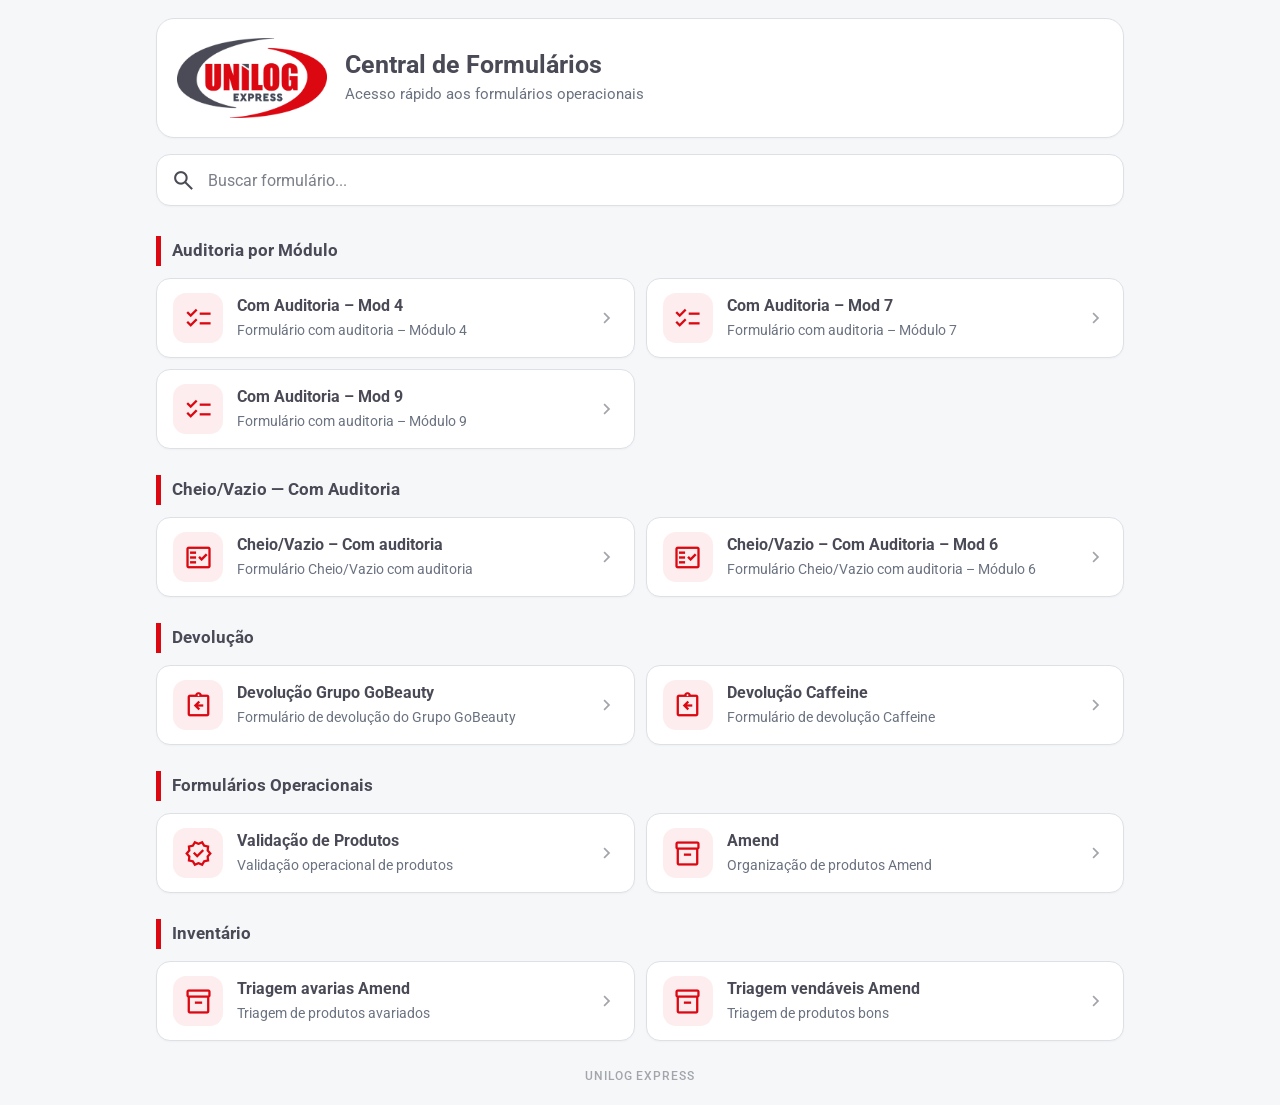
<file: index.html>
<!DOCTYPE html>
<html lang="pt-BR">

<head>
  <meta charset="UTF-8">

  <meta
    name="viewport"
    content="width=device-width, initial-scale=1.0, viewport-fit=cover"
  >

  <meta
    name="theme-color"
    content="#494a56"
  >

  <!-- Evita manter uma versão antiga da página em cache em Safari/WebViews -->
  <meta http-equiv="Cache-Control" content="no-cache, no-store, must-revalidate">
  <meta http-equiv="Pragma" content="no-cache">
  <meta http-equiv="Expires" content="0">

  <title>Central de Formulários | Unilog Express</title>

  <!-- Roboto -->
  <link
    rel="preconnect"
    href="https://fonts.googleapis.com"
  >

  <link
    rel="preconnect"
    href="https://fonts.gstatic.com"
    crossorigin
  >

  <link
    href="https://fonts.googleapis.com/css2?family=Roboto:wght@300;400;500;700&display=swap"
    rel="stylesheet"
  >

  <!-- Google Material Symbols -->
  <link
    rel="stylesheet"
    href="https://fonts.googleapis.com/css2?family=Material+Symbols+Outlined"
  >

  <!-- CSS -->
  <link
    rel="stylesheet"
    href="style.css?v=20260814-6"
  >
</head>

<body>

  <main class="app">

    <!-- CABEÇALHO -->
    <header class="header">

      <div class="logo-container">
        <img
          src="assets/logo-unilog.png"
          alt="Unilog Express"
          class="logo"
        >
      </div>

      <div class="header-text">
        <h1>Central de Formulários</h1>

        <p>
          Acesso rápido aos formulários operacionais
        </p>
      </div>

    </header>


    <!-- BUSCA -->
    <section
      class="search-section"
      aria-label="Pesquisa de formulários"
    >

      <div class="search-box">

        <span
          class="material-symbols-outlined search-icon"
          aria-hidden="true"
        >
          search
        </span>

        <input
          type="search"
          id="searchInput"
          placeholder="Buscar formulário..."
          autocomplete="off"
          aria-label="Buscar formulário"
        >

        <button
          type="button"
          id="clearSearch"
          class="clear-search"
          aria-label="Limpar pesquisa"
          title="Limpar pesquisa"
        >
          <span class="material-symbols-outlined">
            close
          </span>
        </button>

      </div>

    </section>


    <!-- CATÁLOGO -->
    <section
      id="catalogo"
      class="catalogo"
      aria-live="polite"
    >

      <div class="estado">
        Carregando formulários...
      </div>

    </section>


    <!-- RODAPÉ -->
    <footer class="footer">
      <span>UNILOG EXPRESS</span>
    </footer>

  </main>


  <!-- APLICAÇÃO -->
  <script src="app.js?v=20260814-7"></script>

</body>

</html>
</file>
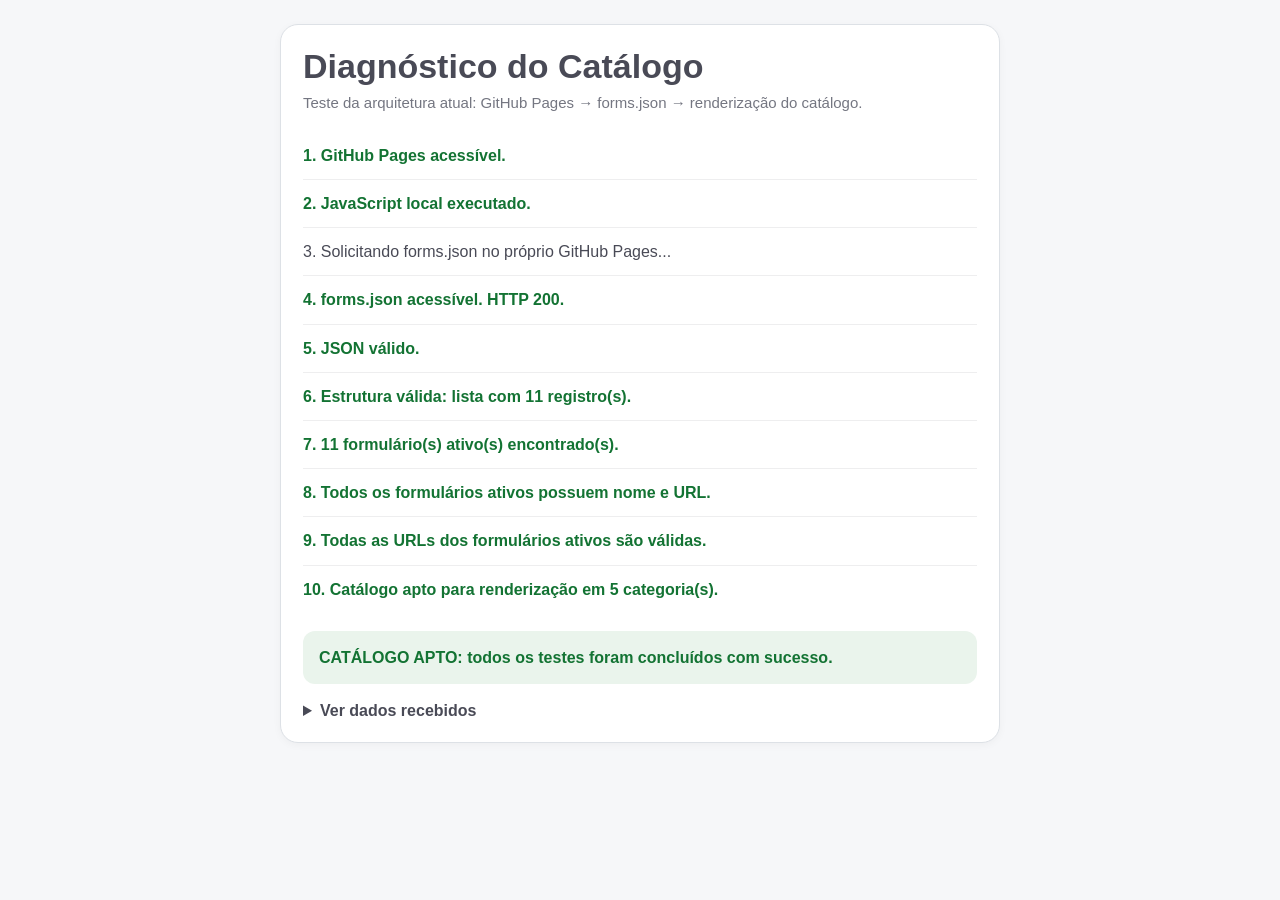
<file: diagnostico.html>
<!DOCTYPE html>
<html lang="pt-BR">
<head>
  <meta charset="UTF-8">
  <meta name="viewport" content="width=device-width, initial-scale=1.0, viewport-fit=cover">
  <meta name="theme-color" content="#494a56">
  <title>Diagnóstico do Catálogo | Unilog Express</title>

  <style>
    :root {
      --cinza: #494a56;
      --vermelho: #db0812;
      --fundo: #f6f7f9;
      --borda: #dde1e6;
      --ok: #137333;
      --aviso: #9a6700;
      --erro: #b3261e;
    }

    * {
      box-sizing: border-box;
    }

    html,
    body {
      margin: 0;
      width: 100%;
      min-height: 100%;
      background: var(--fundo);
      color: var(--cinza);
      font-family: Arial, Helvetica, sans-serif;
    }

    body {
      min-height: 100vh;
      min-height: 100dvh;
      padding: 24px max(16px, env(safe-area-inset-right)) 32px max(16px, env(safe-area-inset-left));
    }

    .box {
      width: 100%;
      max-width: 720px;
      margin: 0 auto;
      background: #fff;
      border: 1px solid var(--borda);
      border-radius: 18px;
      padding: 22px;
      box-shadow: 0 2px 8px rgba(0, 0, 0, 0.04);
    }

    h1 {
      margin: 0 0 6px;
      font-size: clamp(24px, 5vw, 34px);
      line-height: 1.15;
    }

    .subtitulo {
      margin: 0 0 18px;
      color: #747681;
      font-size: 15px;
      line-height: 1.45;
    }

    .linha {
      padding: 12px 0;
      border-bottom: 1px solid #eeeeef;
      word-break: break-word;
      font-size: 16px;
      line-height: 1.45;
    }

    .linha:last-child {
      border-bottom: 0;
    }

    .ok {
      color: var(--ok);
      font-weight: 700;
    }

    .aviso {
      color: var(--aviso);
      font-weight: 700;
    }

    .erro {
      color: var(--erro);
      font-weight: 700;
    }

    .resultado-final {
      margin-top: 18px;
      padding: 15px 16px;
      border-radius: 12px;
      font-weight: 700;
      line-height: 1.45;
    }

    .resultado-final.ok {
      background: #eaf4ec;
    }

    .resultado-final.erro {
      background: #fcebea;
    }

    details {
      margin-top: 18px;
    }

    summary {
      cursor: pointer;
      font-weight: 700;
    }

    pre {
      margin: 12px 0 0;
      white-space: pre-wrap;
      word-break: break-word;
      background: #f3f4f6;
      padding: 12px;
      border-radius: 10px;
      font-size: 12px;
      line-height: 1.4;
      overflow: auto;
    }
  </style>
</head>

<body>
  <main class="box">
    <h1>Diagnóstico do Catálogo</h1>
    <p class="subtitulo">
      Teste da arquitetura atual: GitHub Pages → forms.json → renderização do catálogo.
    </p>

    <div id="status"></div>
    <div id="final"></div>
    <div id="detalhes"></div>
  </main>

  <script>
    (function () {
      var statusEl = document.getElementById("status");
      var finalEl = document.getElementById("final");
      var detalhesEl = document.getElementById("detalhes");
      var erros = 0;
      var avisos = 0;

      function registrar(texto, classe) {
        var div = document.createElement("div");
        div.className = "linha" + (classe ? " " + classe : "");
        div.textContent = texto;
        statusEl.appendChild(div);
      }

      function falhar(texto) {
        erros += 1;
        registrar(texto, "erro");
      }

      function avisar(texto) {
        avisos += 1;
        registrar(texto, "aviso");
      }

      function sucesso(texto) {
        registrar(texto, "ok");
      }

      function urlValida(url) {
        try {
          var endereco = new URL(String(url || ""));
          return endereco.protocol === "https:" || endereco.protocol === "http:";
        } catch (erro) {
          return false;
        }
      }

      function finalizar() {
        var div = document.createElement("div");

        if (erros === 0) {
          div.className = "resultado-final ok";
          div.textContent = avisos === 0
            ? "CATÁLOGO APTO: todos os testes foram concluídos com sucesso."
            : "CATÁLOGO APTO: não foram encontrados erros. Há " + avisos + " aviso(s) para revisão.";
        } else {
          div.className = "resultado-final erro";
          div.textContent = "CATÁLOGO COM FALHA: foram encontrados " + erros + " erro(s).";
        }

        finalEl.innerHTML = "";
        finalEl.appendChild(div);
      }

      sucesso("1. GitHub Pages acessível.");
      sucesso("2. JavaScript local executado.");

      var xhr = new XMLHttpRequest();
      var url = "forms.json?t=" + new Date().getTime();

      registrar("3. Solicitando forms.json no próprio GitHub Pages...");

      xhr.open("GET", url, true);
      xhr.timeout = 12000;

      xhr.onreadystatechange = function () {
        if (xhr.readyState !== 4) {
          return;
        }

        if (xhr.status < 200 || xhr.status >= 300) {
          falhar("4. Não foi possível acessar forms.json. HTTP " + xhr.status + ".");
          finalizar();
          return;
        }

        sucesso("4. forms.json acessível. HTTP " + xhr.status + ".");

        var dados;

        try {
          dados = JSON.parse(xhr.responseText);
          sucesso("5. JSON válido.");
        } catch (erro) {
          falhar("5. forms.json contém JSON inválido: " + erro.message);
          finalizar();
          return;
        }

        if (!Array.isArray(dados)) {
          falhar("6. A raiz do forms.json não é uma lista.");
          finalizar();
          return;
        }

        sucesso("6. Estrutura válida: lista com " + dados.length + " registro(s).");

        var ativos = dados.filter(function (item) {
          return item && item.ativo !== false;
        });

        if (ativos.length === 0) {
          avisar("7. Nenhum formulário ativo foi encontrado.");
        } else {
          sucesso("7. " + ativos.length + " formulário(s) ativo(s) encontrado(s).");
        }

        var incompletos = [];
        var urlsInvalidas = [];

        ativos.forEach(function (item, indice) {
          var identificador = item && (item.nome || item.id || ("registro " + (indice + 1)));

          if (!item || !String(item.nome || "").trim() || !String(item.url || "").trim()) {
            incompletos.push(identificador);
          }

          if (item && item.url && !urlValida(item.url)) {
            urlsInvalidas.push(identificador);
          }
        });

        if (incompletos.length === 0) {
          sucesso("8. Todos os formulários ativos possuem nome e URL.");
        } else {
          falhar("8. Registro(s) incompleto(s): " + incompletos.join(", ") + ".");
        }

        if (urlsInvalidas.length === 0) {
          sucesso("9. Todas as URLs dos formulários ativos são válidas.");
        } else {
          falhar("9. URL(s) inválida(s): " + urlsInvalidas.join(", ") + ".");
        }

        var categorias = {};
        ativos.forEach(function (item) {
          var categoria = String((item && item.categoria) || "Outros").trim() || "Outros";
          categorias[categoria] = true;
        });

        sucesso("10. Catálogo apto para renderização em " + Object.keys(categorias).length + " categoria(s).");

        var details = document.createElement("details");
        var summary = document.createElement("summary");
        var pre = document.createElement("pre");

        summary.textContent = "Ver dados recebidos";
        pre.textContent = JSON.stringify(dados, null, 2);

        details.appendChild(summary);
        details.appendChild(pre);
        detalhesEl.appendChild(details);

        finalizar();
      };

      xhr.onerror = function () {
        falhar("4. O navegador não conseguiu carregar forms.json.");
        finalizar();
      };

      xhr.ontimeout = function () {
        falhar("4. Tempo limite de 12 segundos ao carregar forms.json.");
        finalizar();
      };

      xhr.send();
    })();
  </script>
</body>
</html>
</file>
<file: style.css>
/* =========================================================
   CENTRAL DE FORMULÁRIOS - UNILOG EXPRESS
   ========================================================= */

:root {
  --unilog-cinza: #494a56;
  --unilog-vermelho: #db0812;
  --unilog-azul: #accfcc;
  --unilog-castanho: #b8ad9c;
  --unilog-amarelo: #f2d750;

  --cor-fundo: #f6f7f9;
  --cor-branco: #ffffff;
  --cor-texto: #494a56;
  --cor-texto-secundario: #6b7280;
  --cor-borda: #dde1e6;
  --cor-hover: #fff4f4;

  --sombra-leve: 0 1px 2px rgba(0, 0, 0, 0.03);
  --raio-grande: 18px;
  --raio-medio: 14px;
  --raio-pequeno: 10px;
}

/* =========================================================
   RESET / BASE
   ========================================================= */

* {
  box-sizing: border-box;
}

html {
  width: 100%;
  min-height: 100%;
  -webkit-text-size-adjust: 100%;
}

body {
  margin: 0;
  width: 100%;
  min-height: 100vh;
  min-height: 100dvh;

  font-family: "Roboto", Verdana, Arial, sans-serif;
  background: var(--cor-fundo);
  color: var(--cor-texto);
}

img,
svg {
  max-width: 100%;
}

/* =========================================================
   APLICAÇÃO
   ========================================================= */

.app {
  width: 100%;
  max-width: 1000px;
  min-height: 100vh;
  min-height: 100dvh;

  margin: 0 auto;
  padding: 18px 16px 18px;

  display: flex;
  flex-direction: column;
}

/* =========================================================
   CABEÇALHO
   ========================================================= */

.header {
  display: flex;
  align-items: center;
  gap: 18px;

  min-height: 120px;
  padding: 18px 20px;

  background: var(--cor-branco);
  border: 1px solid var(--cor-borda);
  border-radius: var(--raio-grande);
  box-shadow: var(--sombra-leve);
}

.logo-container {
  flex-shrink: 0;
  display: flex;
  align-items: center;
  justify-content: center;
}

.logo {
  display: block;
  width: 150px;
  height: auto;
  object-fit: contain;
}

.header-text {
  min-width: 0;
}

.header-text h1 {
  margin: 0;
  font-size: 1.55rem;
  line-height: 1.2;
  font-weight: 700;
  color: var(--unilog-cinza);
}

.header-text p {
  margin: 4px 0 0;
  font-size: 0.95rem;
  line-height: 1.4;
  font-weight: 400;
  color: var(--cor-texto-secundario);
}

/* =========================================================
   PESQUISA
   ========================================================= */

.search-section {
  margin-top: 16px;
}

.search-box {
  display: flex;
  align-items: center;
  width: 100%;
  min-height: 52px;
  padding: 0 14px;

  background: var(--cor-branco);
  border: 1px solid var(--cor-borda);
  border-radius: var(--raio-medio);
  box-shadow: var(--sombra-leve);

  transition:
    border-color 0.15s ease,
    box-shadow 0.15s ease;
}

.search-box:focus-within {
  border-color: var(--unilog-cinza);
  box-shadow: 0 0 0 3px rgba(73, 74, 86, 0.08);
}

.search-icon {
  flex-shrink: 0;
  font-size: 25px;
  color: var(--unilog-cinza);
}

.search-box input {
  flex: 1;
  width: 100%;
  min-width: 0;
  padding: 14px 12px;

  border: none;
  outline: none;
  background: transparent;

  color: var(--cor-texto);
  font-family: inherit;
  font-size: 1rem;
}

.search-box input::placeholder {
  color: #7b7f89;
}

.clear-search {
  display: none;
  align-items: center;
  justify-content: center;

  width: 38px;
  height: 38px;
  padding: 0;

  border: none;
  border-radius: 50%;
  background: transparent;

  color: var(--cor-texto-secundario);
  cursor: pointer;
}

.clear-search.visible {
  display: flex;
}

.clear-search:hover {
  background: #f0f1f3;
}

.clear-search .material-symbols-outlined {
  font-size: 21px;
}

/* =========================================================
   CATÁLOGO
   ========================================================= */

.catalogo {
  display: flex;
  flex-direction: column;
  gap: 26px;
  margin-top: 30px;
  width: 100%;
}

/* =========================================================
   CATEGORIA
   ========================================================= */

.categoria {
  display: flex;
  flex-direction: column;
  gap: 12px;
  width: 100%;
}

.categoria-titulo {
  display: flex;
  align-items: center;
  min-height: 30px;
  padding-left: 11px;

  border-left: 5px solid var(--unilog-vermelho);
  color: var(--unilog-cinza);

  font-size: 1.08rem;
  font-weight: 700;
  line-height: 1.25;
}

/* =========================================================
   CARDS
   ========================================================= */

.cards {
  display: grid;
  grid-template-columns: minmax(0, 1fr);
  gap: 11px;
  width: 100%;
}

.card {
  display: flex;
  align-items: center;
  gap: 14px;

  width: 100%;
  min-width: 0;
  min-height: 78px;
  padding: 14px 16px;

  background: var(--cor-branco);
  border: 1px solid var(--cor-borda);
  border-radius: var(--raio-medio);
  box-shadow: var(--sombra-leve);

  color: inherit;
  text-decoration: none;
  cursor: pointer;

  transition:
    border-color 0.15s ease,
    background-color 0.15s ease,
    transform 0.15s ease;
}

.card:hover {
  border-color: var(--unilog-vermelho);
  background: var(--cor-hover);
}

.card:active {
  transform: scale(0.99);
}

.card-icon {
  flex-shrink: 0;
  display: flex;
  align-items: center;
  justify-content: center;

  width: 50px;
  height: 50px;
  border-radius: 13px;

  background: rgba(219, 8, 18, 0.07);
  color: var(--unilog-vermelho);
}

.card-icon .material-symbols-outlined {
  font-size: 29px;
}

.card-content {
  flex: 1;
  min-width: 0;
  overflow-wrap: anywhere;
}

.card-content h3 {
  margin: 0;
  color: var(--unilog-cinza);
  font-size: 1rem;
  font-weight: 700;
  line-height: 1.3;
}

.card-content p {
  margin: 4px 0 0;
  color: var(--cor-texto-secundario);
  font-size: 0.89rem;
  line-height: 1.35;
}

.card-arrow {
  flex-shrink: 0;
  display: flex;
  align-items: center;
  justify-content: center;
  color: #a1a4aa;
}

.card-arrow .material-symbols-outlined {
  font-size: 22px;
}

/* =========================================================
   ESTADOS
   ========================================================= */

.estado {
  display: flex;
  align-items: center;
  justify-content: center;

  min-height: 100px;
  padding: 24px;

  text-align: center;
  color: var(--cor-texto-secundario);
  font-size: 0.95rem;
}

.estado-vazio {
  display: flex;
  flex-direction: column;
  align-items: center;
  justify-content: center;
  gap: 7px;

  min-height: 180px;
  padding: 38px 20px;
  text-align: center;
}

.estado-vazio .icone-vazio {
  display: flex;
  align-items: center;
  justify-content: center;

  width: 58px;
  height: 58px;
  margin-bottom: 4px;

  border-radius: 50%;
  background: rgba(73, 74, 86, 0.06);
  color: var(--unilog-cinza);
}

.estado-vazio .icone-vazio .material-symbols-outlined {
  font-size: 31px;
}

.estado-vazio strong {
  color: var(--unilog-cinza);
  font-size: 1rem;
  font-weight: 700;
}

.estado-vazio p {
  max-width: 400px;
  margin: 0;
  color: var(--cor-texto-secundario);
  font-size: 0.9rem;
  line-height: 1.4;
}

/* =========================================================
   RODAPÉ
   ========================================================= */

.footer {
  margin-top: auto;
  padding: 28px 16px 4px;

  text-align: center;
  color: #a2a5ab;
  font-size: 0.72rem;
  font-weight: 500;
  letter-spacing: 0.08em;
}

/* =========================================================
   RESPONSIVIDADE
   ========================================================= */

@media (min-width: 700px) {
  .cards {
    grid-template-columns: repeat(2, minmax(0, 1fr));
  }
}

@media (max-width: 600px) {
  .app {
    padding:
      max(12px, env(safe-area-inset-top))
      max(12px, env(safe-area-inset-right))
      max(16px, env(safe-area-inset-bottom))
      max(12px, env(safe-area-inset-left));
  }

  .header {
    min-height: 105px;
    gap: 12px;
    padding: 15px;
  }

  .logo {
    width: 135px;
  }

  .header-text h1 {
    font-size: 1.27rem;
  }

  .header-text p {
    font-size: 0.85rem;
  }

  .search-section {
    margin-top: 12px;
  }

  .catalogo {
    margin-top: 24px;
  }

  .card {
    min-height: 76px;
    padding: 13px;
  }

  .footer {
    padding-top: 24px;
  }
}

@media (max-width: 420px) {
  .header {
    gap: 10px;
    padding: 13px;
  }

  .logo {
    width: 110px;
  }

  .header-text h1 {
    font-size: 1.08rem;
  }

  .header-text p {
    font-size: 0.78rem;
  }

  .card-icon {
    width: 46px;
    height: 46px;
  }

  .card {
    gap: 11px;
  }
}

@media (max-width: 350px) {
  .header {
    flex-direction: column;
    text-align: center;
  }

  .logo {
    width: 120px;
  }
}
</file>
